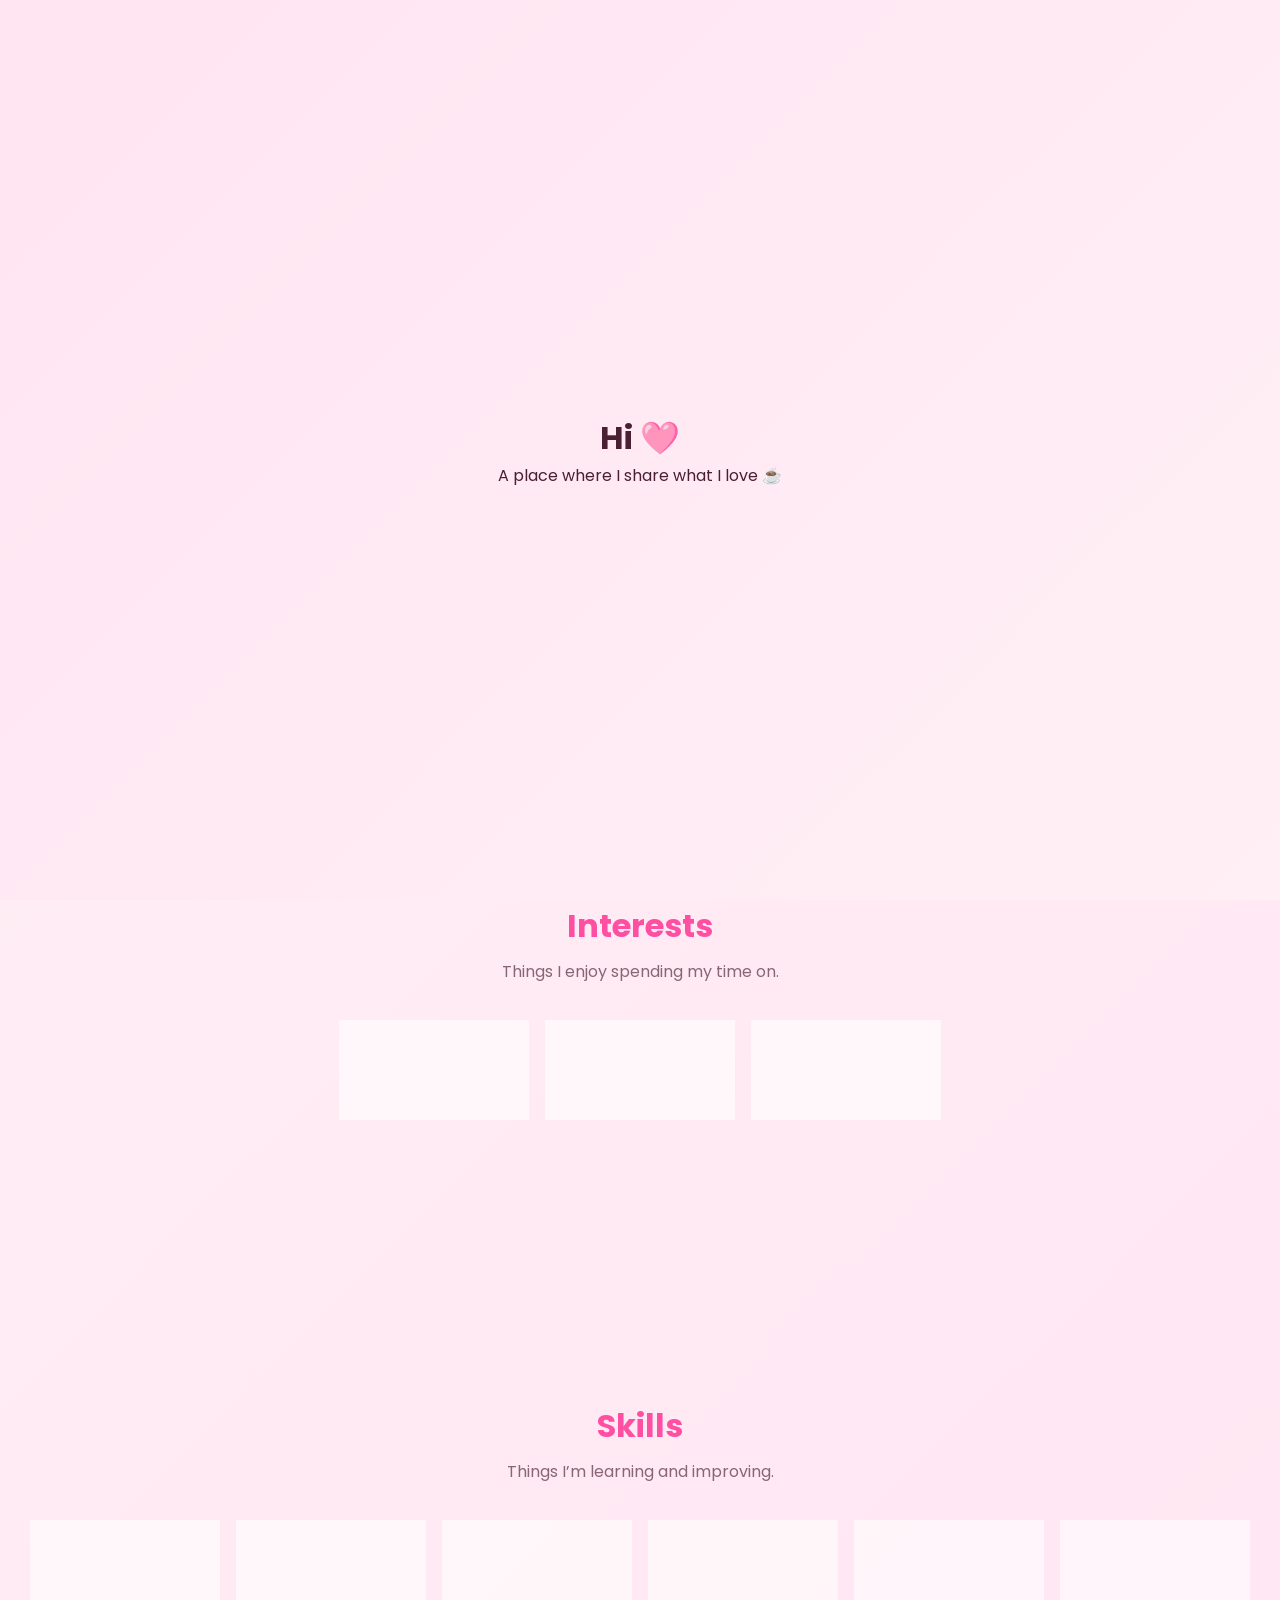
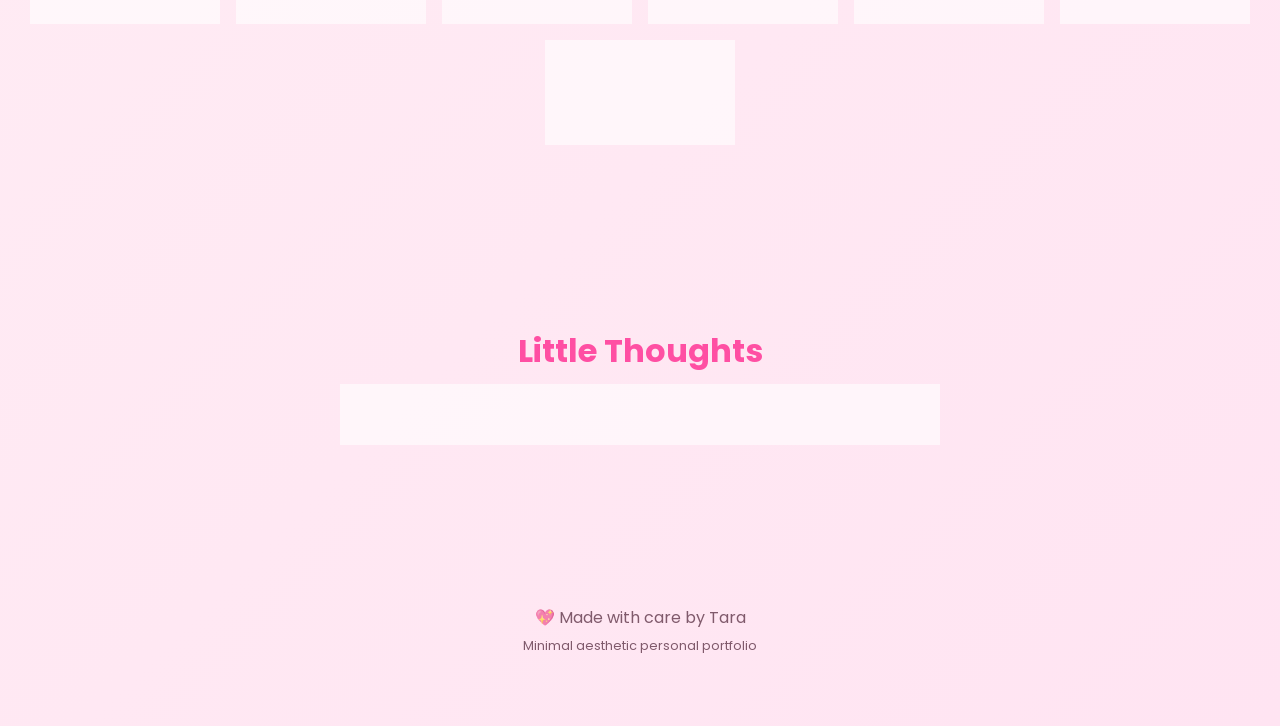
<file: index.html>
<!DOCTYPE html>
<html lang="en">

<head>
<meta charset="UTF-8">
<meta name="viewport" content="width=device-width, initial-scale=1.0">

<title>Tara | Personal World</title>

<link href="https://fonts.googleapis.com/css2?family=Poppins:wght@300;400;500;600;700&display=swap" rel="stylesheet">
<link rel="stylesheet" href="style.css">
</head>

<body>

<!-- =========================
🌸 INTRO SCREEN
========================= -->
<div id="intro">
    <div class="intro-inner">
        <h1>Hi 🩷</h1>
        <p>A place where I share what I love ☕️</p>
    </div>
</div>

<!-- =========================
🌸 MAIN WRAPPER
========================= -->
<div id="app">

<!-- =========================
🌸 NAVBAR
========================= -->
<header class="navbar">

    <div class="logo">
        <span>Tara</span>
    </div>

    <nav class="nav-links">
        <a href="index.html">Home</a>
        <a href="about.html">About Me</a>
        <a href="contact.html">Contact</a>
    </nav>

</header>

<!-- =========================
🌸 HERO SECTION
========================= -->
<section class="hero">

    <div class="hero-content">

        <h1 class="hero-title">Welcome ✨</h1>

        <p class="hero-subtitle">
            A minimal aesthetic world built with love, passion and soft colors.
        </p>

        <div class="hero-badges">

            <span>💖 Personal</span>
            <span>🌸 Aesthetic</span>
            <span>✨ Creative</span>

        </div>

    </div>

</section>

<!-- =========================
🌸 INTERESTS SECTION
========================= -->
<section class="section">

    <h2 class="section-title">Interests</h2>

    <p class="section-desc">
        Things I enjoy spending my time on.
    </p>

    <div class="grid">

        <a class="card" href="anime.html">
            <div class="text">🍰 Anime</div>
            <div class="subtext">Stories, emotions, visuals</div>
        </a>

        <a class="card" href="games.html">
            <div class="text">🎮 Games</div>
            <div class="subtext">Relaxing & immersive worlds</div>
        </a>

        <a class="card" href="nature.html">
            <div class="text">🌿 Nature</div>
            <div class="subtext">Peace, animals, calm energy</div>
        </a>

    </div>

</section>

<!-- =========================
🌸 SKILLS SECTION
========================= -->
<section class="section large-space">

    <h2 class="section-title">Skills</h2>

    <p class="section-desc">
        Things I’m learning and improving.
    </p>

    <div class="grid">

        <div class="card"><div class="icon">📚</div><div class="text">Mathematics</div></div>
        <div class="card"><div class="icon">🔬</div><div class="text">Physics</div></div>
        <div class="card"><div class="icon">🍳</div><div class="text">Cooking</div></div>
        <div class="card"><div class="icon">💻</div><div class="text">Programming</div></div>
        <div class="card"><div class="icon">🎀</div><div class="text">Web Design</div></div>
        <div class="card"><div class="icon">🦅</div><div class="text">English</div></div>
        <div class="card"><div class="icon">🍱</div><div class="text">Japanese</div></div>

    </div>

</section>

<!-- =========================
🌸 EXTRA SECTION
========================= -->
<section class="section extra">

    <h2 class="section-title">Little Thoughts</h2>

    <div class="quote-box">

        <p>
            “I like quiet things, soft colors, and worlds I can disappear into.”
        </p>

    </div>

</section>

<!-- =========================
🌸 FOOTER
========================= -->
<footer>

    <div class="footer-inner">

        <p>💖 Made with care by Tara</p>

        <p class="footer-small">
            Minimal aesthetic personal portfolio
        </p>

    </div>

</footer>

</div>

<script src="script.js"></script>

</body>
</html>
</file>
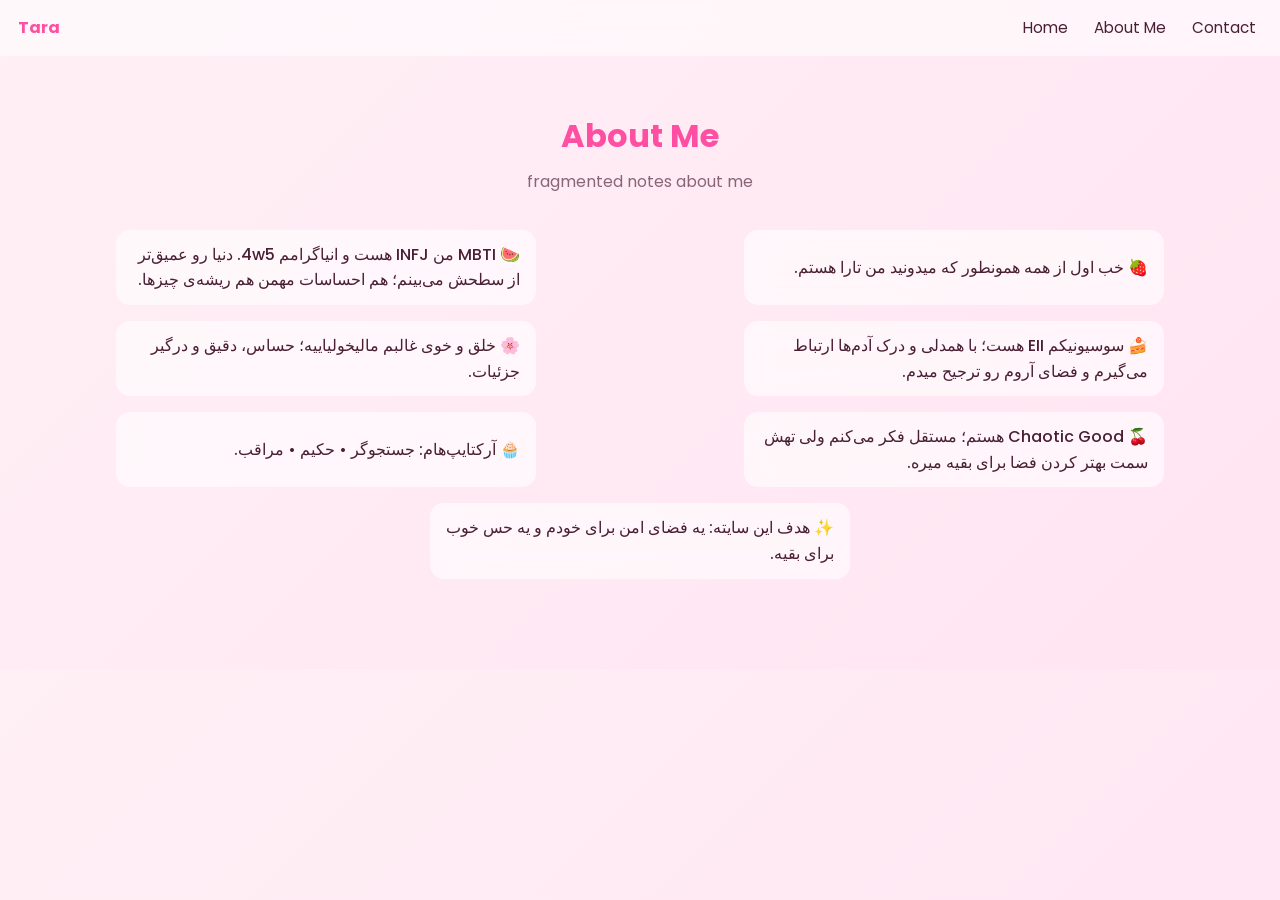
<file: about.html>
<!DOCTYPE html>
<html lang="fa" dir="rtl">

<head>
<meta charset="UTF-8">
<meta name="viewport" content="width=device-width, initial-scale=1.0">

<title>About Me</title>

<link href="https://fonts.googleapis.com/css2?family=Poppins:wght@300;400;500;600;700&display=swap" rel="stylesheet">
<link rel="stylesheet" href="style.css">

<style>
/* 🔥 FORCE RTL CLEAN TEXT FLOW */
.rtl-box{
    direction: rtl;
    text-align: right;
}

.rtl-item{
    direction: rtl;
    text-align: right;
    unicode-bidi: plaintext;
}

/* ایموجی همیشه اول خط (سمت راست در فارسی) */
.rtl-item span{
    display: inline-block;
}
</style>

</head>

<body>

<!-- =========================
🌸 NAVBAR
========================= -->
<header class="navbar">

    <div class="logo">
        <span>Tara</span>
    </div>

    <nav class="nav-links">
        <a href="index.html">Home</a>
        <a href="about.html">About Me</a>
        <a href="contact.html">Contact</a>
    </nav>

</header>

<!-- =========================
🌸 ABOUT CONTENT
========================= -->
<section class="section" style="padding-top: 110px;">

    <h2 class="section-title">About Me</h2>

    <p class="section-desc">fragmented notes about me</p>

    <div class="grid rtl-box">

        <div class="item rtl-item">
            <span>🍓 خب اول از همه همونطور که میدونید من تارا هستم.</span>
        </div>

        <div class="item rtl-item">
            <span>🍉 MBTI من INFJ هست و انیاگرامم 4w5. دنیا رو عمیق‌تر از سطحش می‌بینم؛ هم احساسات مهمن هم ریشه‌ی چیزها.</span>
        </div>

        <div class="item rtl-item">
            <span>🍰 سوسیو‌نیکم EII هست؛ با همدلی و درک آدم‌ها ارتباط می‌گیرم و فضای آروم رو ترجیح میدم.</span>
        </div>

        <div class="item rtl-item">
            <span>🌸 خلق و خوی غالبم مالیخولیاییه؛ حساس، دقیق و درگیر جزئیات.</span>
        </div>

        <div class="item rtl-item">
            <span>🍒 Chaotic Good هستم؛ مستقل فکر می‌کنم ولی تهش سمت بهتر کردن فضا برای بقیه میره.</span>
        </div>

        <div class="item rtl-item">
            <span>🧁 آرکتایپ‌هام: جستجوگر • حکیم • مراقب.</span>
        </div>

        <div class="item rtl-item">
            <span>✨ هدف این سایته: یه فضای امن برای خودم و یه حس خوب برای بقیه.</span>
        </div>

    </div>

</section>

<script src="script.js"></script>

</body>
</html>
</file>
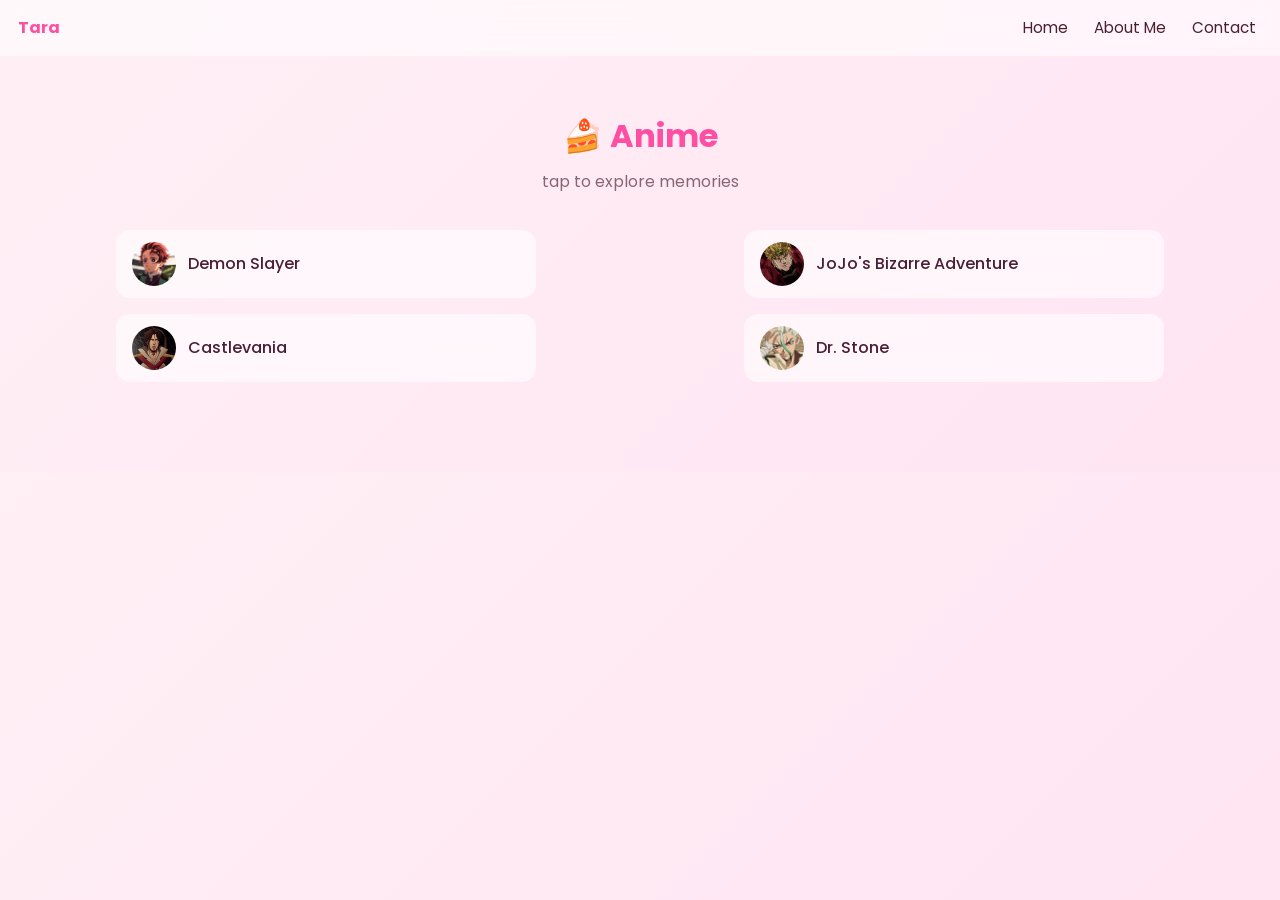
<file: anime.html>
<!DOCTYPE html>
<html lang="en">

<head>
    <meta charset="UTF-8">
    <meta name="viewport" content="width=device-width, initial-scale=1.0">

    <title>Anime</title>

    <link href="https://fonts.googleapis.com/css2?family=Poppins:wght@300;400;600;700&display=swap" rel="stylesheet">
    <link rel="stylesheet" href="style.css">
</head>

<body>

<!-- 🌸 NAVBAR -->
<header class="navbar">

    <div class="logo">
        <span>Tara</span>
    </div>

    <nav class="nav-links">
        <a href="index.html">Home</a>
        <a href="about.html">About Me</a>
        <a href="contact.html">Contact</a>
    </nav>

</header>

<!-- 🌸 CONTENT -->
<section class="section" style="padding-top: 110px;">

    <h2 class="section-title">🍰 Anime</h2>

    <p class="section-desc">tap to explore memories</p>

    <div class="grid">

        <div class="item" onclick="toggleAnime('demon')">
            <img src="images/anime/demon.jpg" alt="Demon Slayer">
            <span>Demon Slayer</span>
        </div>

        <div class="item" onclick="toggleAnime('jojo')">
            <img src="images/anime/jojo.jpg" alt="JoJo">
            <span>JoJo's Bizarre Adventure</span>
        </div>

        <div class="item" onclick="toggleAnime('castlevania')">
            <img src="images/anime/castlevania.jpg" alt="Castlevania">
            <span>Castlevania</span>
        </div>

        <div class="item" onclick="toggleAnime('drstone')">
            <img src="images/anime/drstone.jpg" alt="Dr. Stone">
            <span>Dr. Stone</span>
        </div>

    </div>

    <!-- 🌸 DETAIL PANEL -->
    <div
        id="anime-detail"
        class="quote-box"
        style="margin-top:30px; display:none;"
        data-current=""
    ></div>

</section>

<script src="script.js"></script>

</body>
</html>
</file>
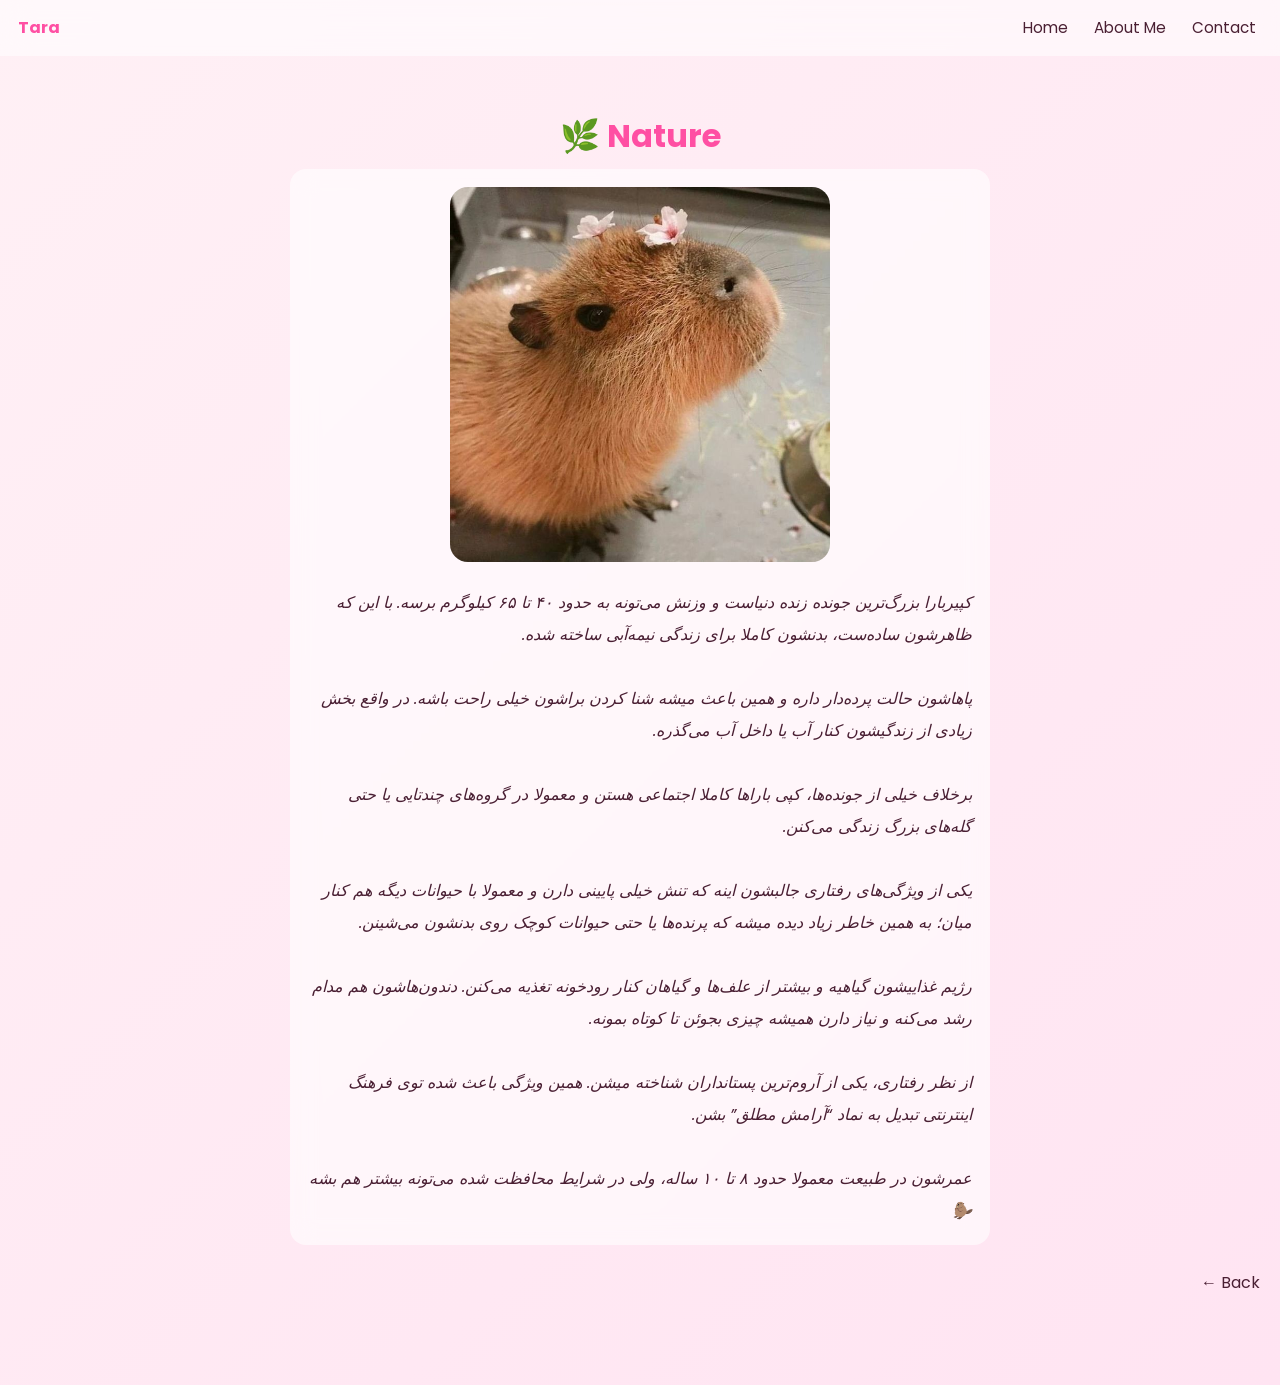
<file: capybara.html>
<!DOCTYPE html>
<html lang="en">

<head>
    <meta charset="UTF-8">
    <meta name="viewport" content="width=device-width, initial-scale=1.0">

    <title>Capybara</title>

    <link href="https://fonts.googleapis.com/css2?family=Poppins:wght@300;400;600;700&display=swap" rel="stylesheet">
    <link rel="stylesheet" href="style.css">
</head>

<body>

<!-- 🌿 NAVBAR -->
<header class="navbar">

    <div class="logo">
        <span>Tara</span>
    </div>

    <nav class="nav-links">
        <a href="index.html">Home</a>
        <a href="about.html">About Me</a>
        <a href="contact.html">Contact</a>
    </nav>

</header>

<!-- 🌿 CONTENT -->
<section class="section" style="padding-top:110px;">

    <h2 class="section-title">🌿 Nature</h2>

    <div class="quote-box" style="max-width:700px;">

        <!-- 🌿 IMAGE -->
        <img
            src="images/nature/capybara1.jpg"
            alt="Capybara"
            style="
                width:100%;
                max-width:380px;
                display:block;
                margin:0 auto 25px;
                border-radius:18px;
            ">

        <!-- 🌿 TEXT -->
        <div dir="rtl" style="text-align:right; line-height:2;">

            <p>
                کپیربارا بزرگ‌ترین جونده زنده دنیاست و وزنش می‌تونه به حدود ۴۰ تا ۶۵ کیلوگرم برسه. با این که ظاهرشون ساده‌ست، بدنشون کاملا برای زندگی نیمه‌آبی ساخته شده.
            </p>

            <br>

            <p>
                پاهاشون حالت پرده‌دار داره و همین باعث میشه شنا کردن براشون خیلی راحت باشه. در واقع بخش زیادی از زندگیشون کنار آب یا داخل آب می‌گذره.
            </p>

            <br>

            <p>
                برخلاف خیلی از جونده‌ها، کپی باراها کاملا اجتماعی هستن و معمولا در گروه‌های چندتایی یا حتی گله‌های بزرگ زندگی می‌کنن.
            </p>

            <br>

            <p>
                یکی از ویژگی‌های رفتاری جالبشون اینه که تنش خیلی پایینی دارن و معمولا با حیوانات دیگه هم کنار میان؛ به همین خاطر زیاد دیده میشه که پرنده‌ها یا حتی حیوانات کوچک روی بدنشون می‌شینن.
            </p>

            <br>

            <p>
                رژیم غذاییشون گیاهیه و بیشتر از علف‌ها و گیاهان کنار رودخونه تغذیه می‌کنن. دندون‌هاشون هم مدام رشد می‌کنه و نیاز دارن همیشه چیزی بجوئن تا کوتاه بمونه.
            </p>

            <br>

            <p>
                از نظر رفتاری، یکی از آروم‌ترین پستانداران شناخته میشن. همین ویژگی باعث شده توی فرهنگ اینترنتی تبدیل به نماد “آرامش مطلق” بشن.
            </p>

            <br>

            <p>
                عمرشون در طبیعت معمولا حدود ۸ تا ۱۰ ساله، ولی در شرایط محافظت شده می‌تونه بیشتر هم بشه 🦫
            </p>

        </div>

    </div>

    <!-- 🌿 BACK -->
    <div style="text-align:right; margin-top:25px;">
        <a class="back-btn" href="nature.html">← Back</a>
    </div>

</section>

</body>
</html>
</file>
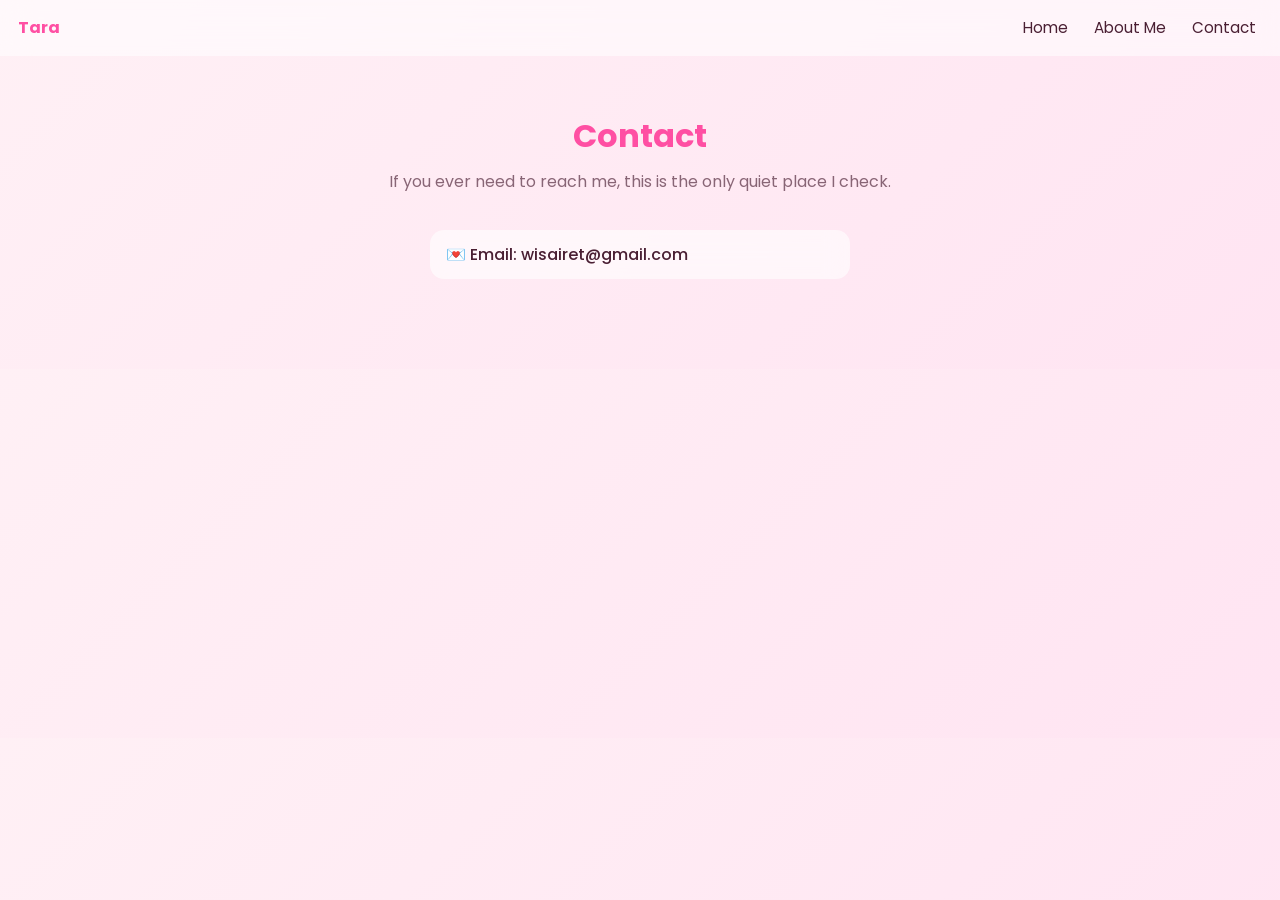
<file: contact.html>
<!DOCTYPE html>
<html lang="en">

<head>
    <meta charset="UTF-8">
    <meta name="viewport" content="width=device-width, initial-scale=1.0">

    <title>Contact</title>

    <link href="https://fonts.googleapis.com/css2?family=Poppins:wght@300;400;500;600;700&display=swap" rel="stylesheet">
    <link rel="stylesheet" href="style.css">
</head>

<body>

<!-- =========================
🌸 NAVBAR
========================= -->
<header class="navbar">

    <div class="logo">
        <span>Tara</span>
    </div>

    <nav class="nav-links">
        <a href="./index.html">Home</a>
        <a href="./about.html">About Me</a>
        <a href="./contact.html">Contact</a>
    </nav>

</header>

<!-- =========================
🌸 CONTACT CONTENT
========================= -->
<section class="section" style="padding-top: 110px;">

    <h2 class="section-title">Contact</h2>

    <p class="section-desc">
        If you ever need to reach me, this is the only quiet place I check.
    </p>

    <div class="grid">

        <div class="item">
            <span>💌 Email: wisairet@gmail.com</span>
        </div>

    </div>

</section>

<script src="script.js"></script>

</body>
</html>
</file>
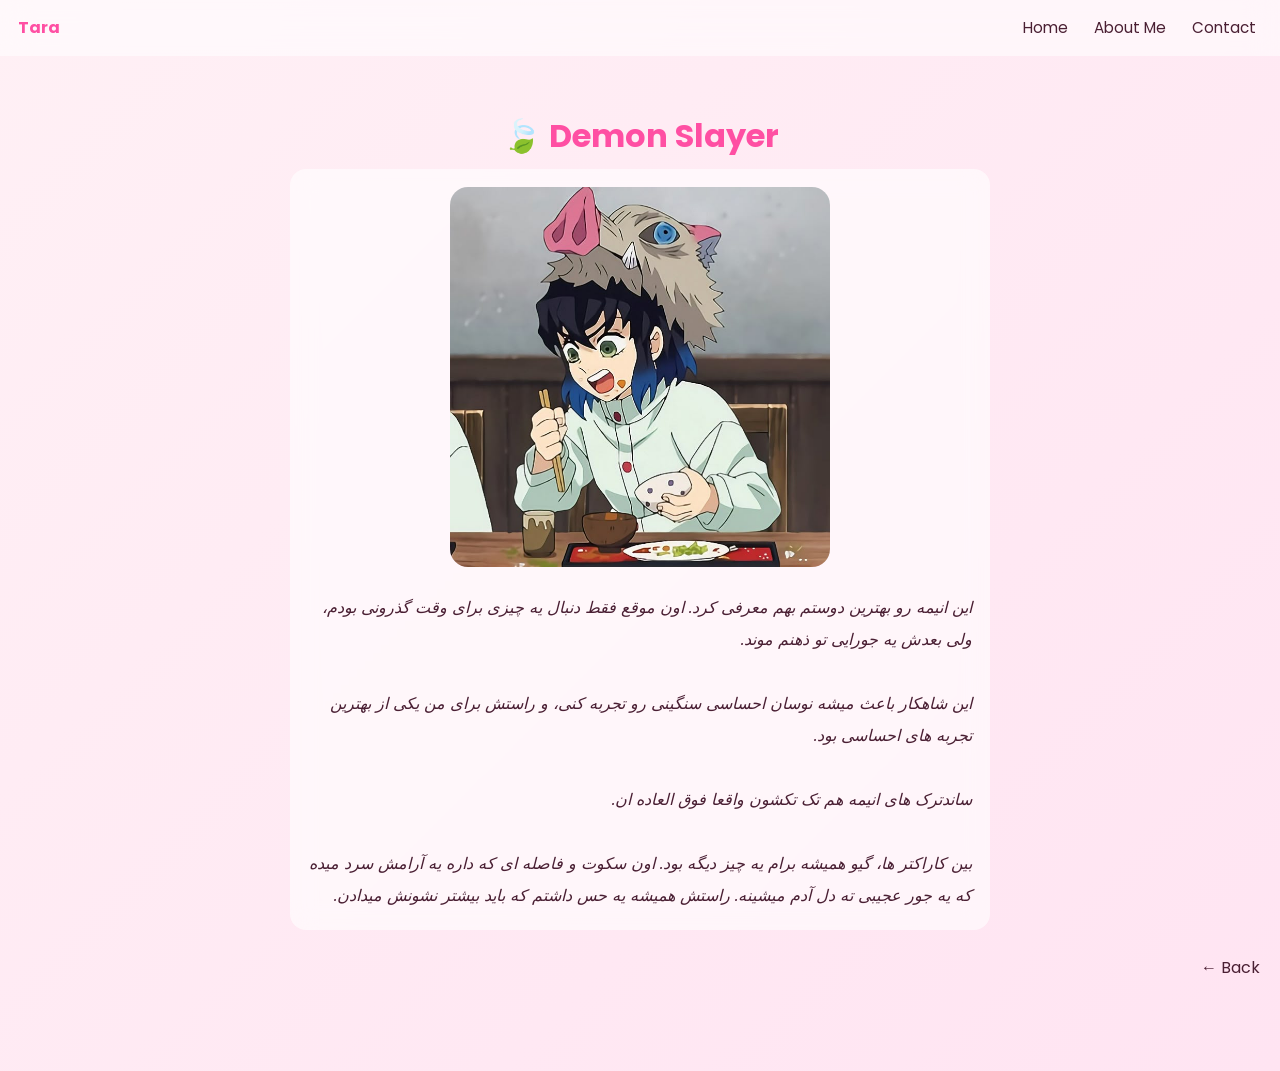
<file: demon.html>
<!DOCTYPE html>
<html lang="en">

<head>
    <meta charset="UTF-8">
    <meta name="viewport" content="width=device-width, initial-scale=1.0">

    <title>Demon Slayer</title>

    <link href="https://fonts.googleapis.com/css2?family=Poppins:wght@300;400;500;600;700&display=swap" rel="stylesheet">
    <link rel="stylesheet" href="style.css">
</head>

<body>

    <!-- 🌸 NAVBAR -->
    <header class="navbar">

        <div class="logo">
            <span>Tara</span>
        </div>

        <nav class="nav-links">
            <a href="index.html">Home</a>
            <a href="about.html">About Me</a>
            <a href="contact.html">Contact</a>
        </nav>

    </header>

    <!-- 🌸 CONTENT -->
    <section class="section" style="padding-top:110px;">

        <h2 class="section-title">🍃 Demon Slayer</h2>

        <div class="quote-box" style="max-width:700px;">

            <img
                src="images/anime/demon1.jpg"
                alt="Demon Slayer"
                style="
                    width:100%;
                    max-width:380px;
                    display:block;
                    margin:0 auto 25px;
                    border-radius:18px;
                ">

            <!-- 🌸 TEXT FIXED -->
            <div dir="rtl" style="text-align:right; line-height:2; unicode-bidi: plaintext;">

                <p>
                    این انیمه رو بهترین دوستم بهم معرفی کرد. اون موقع فقط دنبال یه چیزی برای وقت گذرونی بودم، ولی بعدش یه جورایی تو ذهنم موند.
                </p>

                <br>

                <p>
                    این شاهکار باعث میشه نوسان احساسی سنگینی رو تجربه کنی، و راستش برای من یکی از بهترین تجربه‌ های احساسی بود.
                </p>

                <br>

                <p>
                    ساندترک های انیمه هم تک‌ تکشون واقعا فوق‌ العاده‌ ان.
                </p>

                <br>

                <p>
                    بین کاراکتر ها، گیو همیشه برام یه چیز دیگه بود. اون سکوت و فاصله‌ ای که داره یه آرامش سرد میده که یه جور عجیبی ته دل آدم میشینه. راستش همیشه یه حس داشتم که باید بیشتر نشونش میدادن.
                </p>

            </div>

        </div>

        <div style="text-align:right; margin-top:25px;">
            <a class="back-btn" href="anime.html">← Back</a>
        </div>

    </section>

    <script src="script.js"></script>

</body>

</html>
</file>
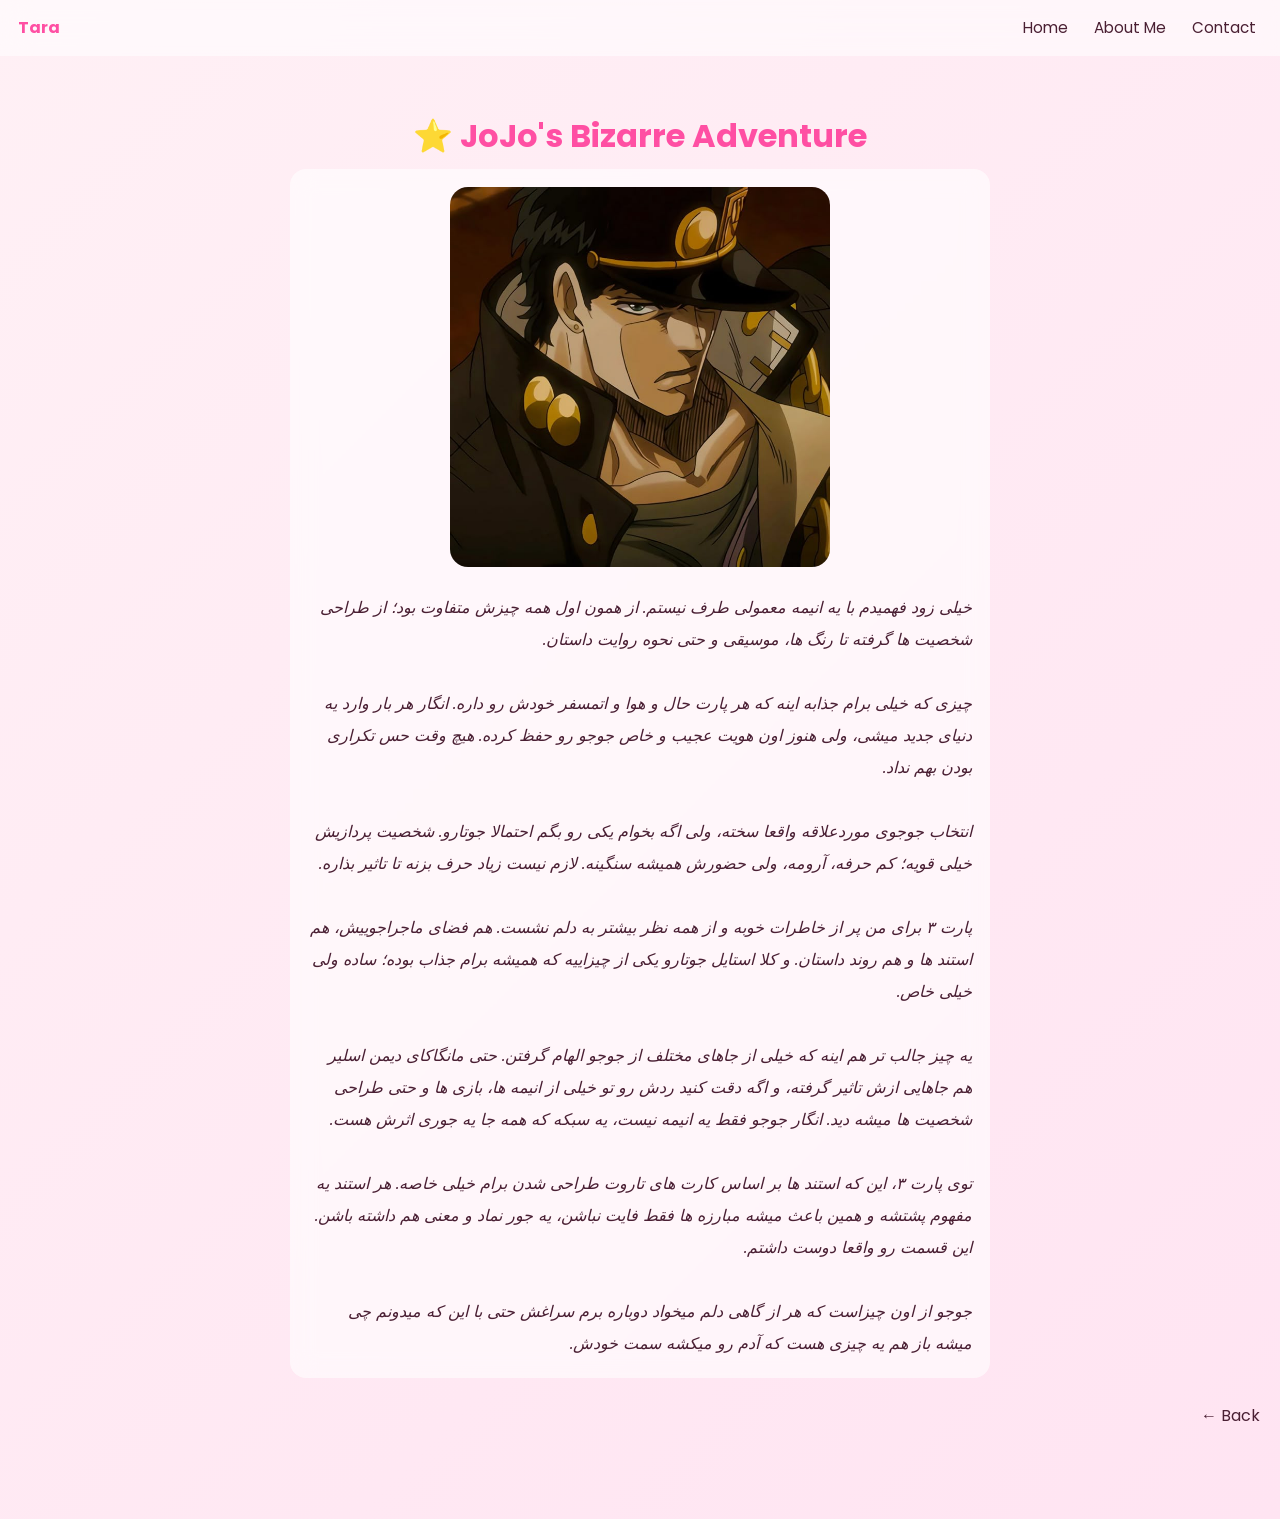
<file: jojo.html>
<!DOCTYPE html>
<html lang="en">

<head>
    <meta charset="UTF-8">
    <meta name="viewport" content="width=device-width, initial-scale=1.0">

    <title>JoJo's Bizarre Adventure</title>

    <link href="https://fonts.googleapis.com/css2?family=Poppins:wght@300;400;600;700&display=swap" rel="stylesheet">
    <link rel="stylesheet" href="style.css">
</head>

<body>

    <!-- 🌸 NAVBAR -->
    <header class="navbar">

        <div class="logo">
            <span>Tara</span>
        </div>

        <nav class="nav-links">
            <a href="index.html">Home</a>
            <a href="about.html">About Me</a>
            <a href="contact.html">Contact</a>
        </nav>

    </header>

    <!-- 🌸 CONTENT -->
    <section class="section" style="padding-top:110px;">

        <h2 class="section-title">⭐ JoJo's Bizarre Adventure</h2>

        <div class="quote-box" style="max-width:700px;">

            <img
                src="images/anime/jojo1.jpg"
                alt="JoJo"
                style="
                    width:100%;
                    max-width:380px;
                    display:block;
                    margin:0 auto 25px;
                    border-radius:18px;
                ">

            <!-- 🌸 TEXT (FIXED RTL) -->
            <div dir="rtl" style="text-align:right; line-height:2; unicode-bidi: plaintext;">

                <p>
                    خیلی زود فهمیدم با یه انیمه معمولی طرف نیستم. از همون اول همه چیزش متفاوت بود؛ از طراحی شخصیت ها گرفته تا رنگ ها، موسیقی و حتی نحوه روایت داستان.
                </p>

                <br>

                <p>
                    چیزی که خیلی برام جذابه اینه که هر پارت حال و هوا و اتمسفر خودش رو داره. انگار هر بار وارد یه دنیای جدید میشی، ولی هنوز اون هویت عجیب و خاص جوجو رو حفظ کرده. هیچ وقت حس تکراری بودن بهم نداد.
                </p>

                <br>

                <p>
                    انتخاب جوجوی موردعلاقه واقعا سخته، ولی اگه بخوام یکی رو بگم احتمالا جوتارو. شخصیت پردازیش خیلی قویه؛ کم حرفه، آرومه، ولی حضورش همیشه سنگینه. لازم نیست زیاد حرف بزنه تا تاثیر بذاره.
                </p>

                <br>

                <p>
                    پارت ۳ برای من پر از خاطرات خوبه و از همه نظر بیشتر به دلم نشست. هم فضای ماجراجوییش، هم استند ها و هم روند داستان. و کلا استایل جوتارو یکی از چیزاییه که همیشه برام جذاب بوده؛ ساده ولی خیلی خاص.
                </p>

                <br>

                <p>
                    یه چیز جالب تر هم اینه که خیلی از جاهای مختلف از جوجو الهام گرفتن. حتی مانگاکای دیمن اسلیر هم جاهایی ازش تاثیر گرفته، و اگه دقت کنید ردش رو تو خیلی از انیمه ها، بازی ها و حتی طراحی شخصیت ها میشه دید.
                    انگار جوجو فقط یه انیمه نیست، یه سبکه که همه جا یه جوری اثرش هست.
                </p>

                <br>

                <p>
                    توی پارت ۳، این که استند ها بر اساس کارت های تاروت طراحی شدن برام خیلی خاصه. هر استند یه مفهوم پشتشه و همین باعث میشه مبارزه ها فقط فایت نباشن، یه جور نماد و معنی هم داشته باشن. این قسمت رو واقعا دوست داشتم.
                </p>

                <br>

                <p>
                    جوجو از اون چیزاست که هر از گاهی دلم میخواد دوباره برم سراغش حتی با این که میدونم چی میشه باز هم یه چیزی هست که آدم رو میکشه سمت خودش.
                </p>

            </div>

        </div>

        <div style="text-align:right; margin-top:25px;">
            <a class="back-btn" href="anime.html">← Back</a>
        </div>

    </section>

    <script src="script.js"></script>

</body>

</html>
</file>
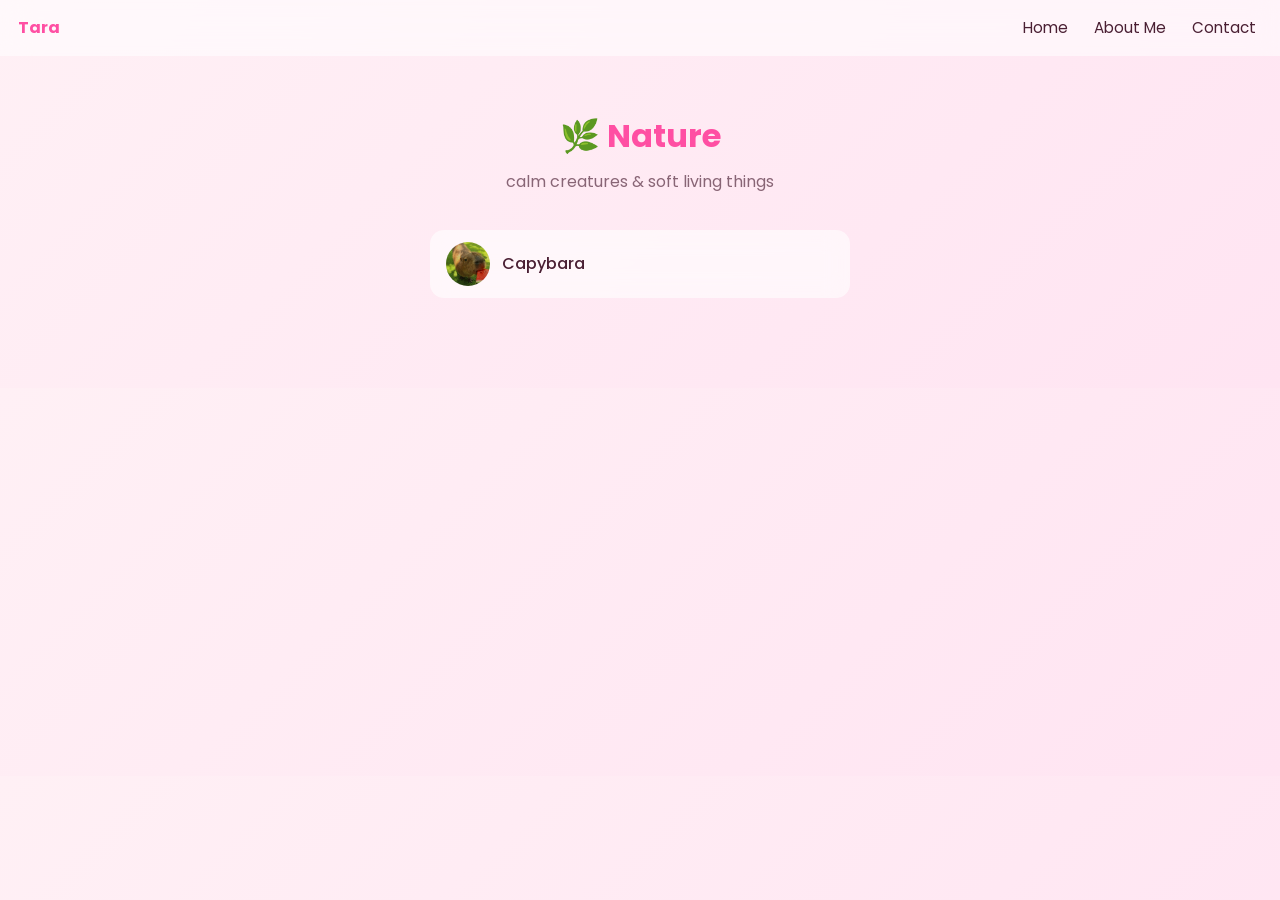
<file: nature.html>
<!DOCTYPE html>
<html lang="en">

<head>
    <meta charset="UTF-8">
    <meta name="viewport" content="width=device-width, initial-scale=1.0">

    <title>Nature</title>

    <link href="https://fonts.googleapis.com/css2?family=Poppins:wght@300;400;600;700&display=swap" rel="stylesheet">
    <link rel="stylesheet" href="style.css">
</head>

<body>

<!-- 🌸 NAVBAR -->
<header class="navbar">

    <div class="logo">
        <span>Tara</span>
    </div>

    <nav class="nav-links">
        <a href="index.html">Home</a>
        <a href="about.html">About Me</a>
        <a href="contact.html">Contact</a>
    </nav>

</header>

<!-- 🌿 CONTENT -->
<section class="section" style="padding-top:110px;">

    <h2 class="section-title">🌿 Nature</h2>

    <p class="section-desc">
        calm creatures & soft living things
    </p>

    <div class="grid">

        <!-- CLICKABLE ITEM -->
        <a href="capybara.html" class="item">
            <img src="images/nature/capybara.jpg" alt="Capybara">
            <span>Capybara</span>
        </a>

    </div>

</section>

<script src="script.js"></script>

</body>
</html>
</file>
<file: style.css>
/* =========================
🌸 RESET
========================= */

* {
    margin: 0;
    padding: 0;
    box-sizing: border-box;
}

body {
    font-family: "Poppins", sans-serif;
    background: linear-gradient(135deg, #fff0f5, #ffe4f2);
    color: #4a1f33;
    line-height: 1.6;
    overflow-x: hidden;
}

/* =========================
🌸 GLOBAL LINKS
========================= */

a {
    text-decoration: none;
    color: inherit;
    transition: 0.3s ease;
}

a:hover {
    color: #ff4fa3;
}

/* =========================
🌸 LANGUAGE FIX (REAL FIX)
========================= */

/* کل سایت انگلیسی */
html {
    direction: ltr;
    unicode-bidi: plaintext;
}

/* فقط متن فارسی (کاملاً درست و پایدار) */
.rtl {
    direction: rtl;
    text-align: right;
    unicode-bidi: plaintext;
}

/* =========================
🌸 INTRO
========================= */

#intro {
    position: fixed;
    inset: 0;
    display: flex;
    justify-content: center;
    align-items: center;
    background: linear-gradient(135deg, #ffe4f2, #fff0f5);
    z-index: 9999;
    transition: opacity 1s ease;
}

.intro-inner {
    text-align: center;
    animation: pop 1s ease;
}

@keyframes pop {
    from { transform: scale(0.85); opacity: 0; }
    to { transform: scale(1); opacity: 1; }
}

/* =========================
🌸 APP
========================= */

#app {
    opacity: 0;
    animation: fadeIn 0.8s ease forwards;
    animation-delay: 3s;
}

@keyframes fadeIn {
    to { opacity: 1; }
}

/* =========================
🌸 NAVBAR (FIXED OVERFLOW)
========================= */

.navbar {
    position: fixed;
    top: 0;
    width: 100%;
    padding: 12px 18px;

    display: flex;
    justify-content: space-between;
    align-items: center;

    background: rgba(255,255,255,0.55);
    backdrop-filter: blur(14px);

    z-index: 1000;
}

/* لوگو */
.logo span {
    font-weight: 700;
    color: #ff4fa3;
    white-space: nowrap;
}

/* لینک‌ها (FIX OVERFLOW) */
.nav-links {
    display: flex;
    gap: 14px;
    flex-wrap: nowrap;
    align-items: center;
}

.nav-links a {
    white-space: nowrap;
    font-size: 0.95rem;
    padding: 4px 6px;
}

/* =========================
🌸 HERO
========================= */

.hero {
    height: 90vh;
    display: flex;
    justify-content: center;
    align-items: center;
    text-align: center;
    padding: 0 20px;
}

.hero-title {
    font-size: 3rem;
    color: #ff4fa3;
    text-shadow: 0 0 25px rgba(255,105,180,0.25);
}

.hero-subtitle {
    margin-top: 10px;
    opacity: 0.75;
    max-width: 520px;
    margin-inline: auto;
}

/* =========================
🌸 BADGES
========================= */

.hero-badges {
    margin-top: 18px;
    display: flex;
    justify-content: center;
    gap: 10px;
    flex-wrap: wrap;
}

.hero-badges span {
    padding: 6px 12px;
    border-radius: 20px;
    background: rgba(255,255,255,0.6);
    font-size: 0.8rem;
}

/* =========================
🌸 SECTIONS
========================= */

.section {
    padding: 90px 20px;
}

.large-space {
    margin-top: 100px;
}

.section-title {
    text-align: center;
    font-size: 2rem;
    color: #ff4fa3;
    margin-bottom: 8px;
}

.section-desc {
    text-align: center;
    opacity: 0.65;
    margin-bottom: 35px;
}

/* =========================
🌸 GRID / CARDS
========================= */

.grid {
    display: flex;
    flex-wrap: wrap;
    justify-content: center;
    gap: 16px;
}

.card {
    width: 190px;
    padding: 16px;
    border-radius: 18px;

    background: rgba(255,255,255,0.6);
    backdrop-filter: blur(12px);

    text-align: center;
    transition: 0.35s ease;

    opacity: 0;
    transform: translateY(10px);
    animation: show 0.6s ease forwards;
}

@keyframes show {
    to {
        opacity: 1;
        transform: translateY(0);
    }
}

.card:hover {
    transform: translateY(-8px) scale(1.04);
    box-shadow: 0 12px 30px rgba(255,105,180,0.25);
}

/* =========================
🌸 ICON + TEXT
========================= */

.icon {
    font-size: 1.6rem;
    margin-bottom: 6px;
}

.text {
    font-weight: 600;
}

.subtext {
    font-size: 0.75rem;
    opacity: 0.7;
    margin-top: 4px;
}

/* =========================
🌸 LIST ITEMS
========================= */

.item {
    display: flex;
    align-items: center;
    gap: 12px;

    padding: 12px 16px;
    border-radius: 14px;

    background: rgba(255,255,255,0.6);
    backdrop-filter: blur(12px);

    cursor: pointer;
    transition: 0.3s ease;

    width: 100%;
    max-width: 420px;
    margin: 0 auto;
}

.item img {
    width: 44px;
    height: 44px;
    border-radius: 50%;
    object-fit: cover;
}

.item span {
    font-weight: 500;
}

.item:hover {
    transform: scale(1.02);
    box-shadow: 0 10px 25px rgba(255, 105, 180, 0.2);
}

/* =========================
🌸 QUOTE BOX
========================= */

.quote-box {
    max-width: 600px;
    margin: 0 auto;
    padding: 18px;

    border-radius: 16px;
    background: rgba(255,255,255,0.6);
    backdrop-filter: blur(12px);

    text-align: center;
    font-style: italic;
}

/* =========================
🌸 FOOTER
========================= */

footer {
    text-align: center;
    padding: 70px 20px;
    opacity: 0.7;
}

.footer-small {
    font-size: 0.8rem;
    margin-top: 5px;
}

/* =========================
🌸 MUSIC BUTTON
========================= */

#music-btn {
    position: fixed;
    bottom: 18px;
    right: 18px;

    padding: 10px 14px;
    border: none;
    border-radius: 12px;

    background: #ff4fa3;
    color: white;

    cursor: pointer;
    transition: 0.3s ease;
}

#music-btn:hover {
    transform: scale(1.05);
}

/* =========================
🌸 RESPONSIVE FIX (IMPORTANT)
========================= */

@media (max-width: 768px) {

    .hero-title {
        font-size: 2rem;
    }

    .card {
        width: 150px;
    }

    .navbar {
        padding: 10px 14px;
    }

    .nav-links {
        gap: 10px;
        font-size: 0.85rem;
    }
}
</file>
